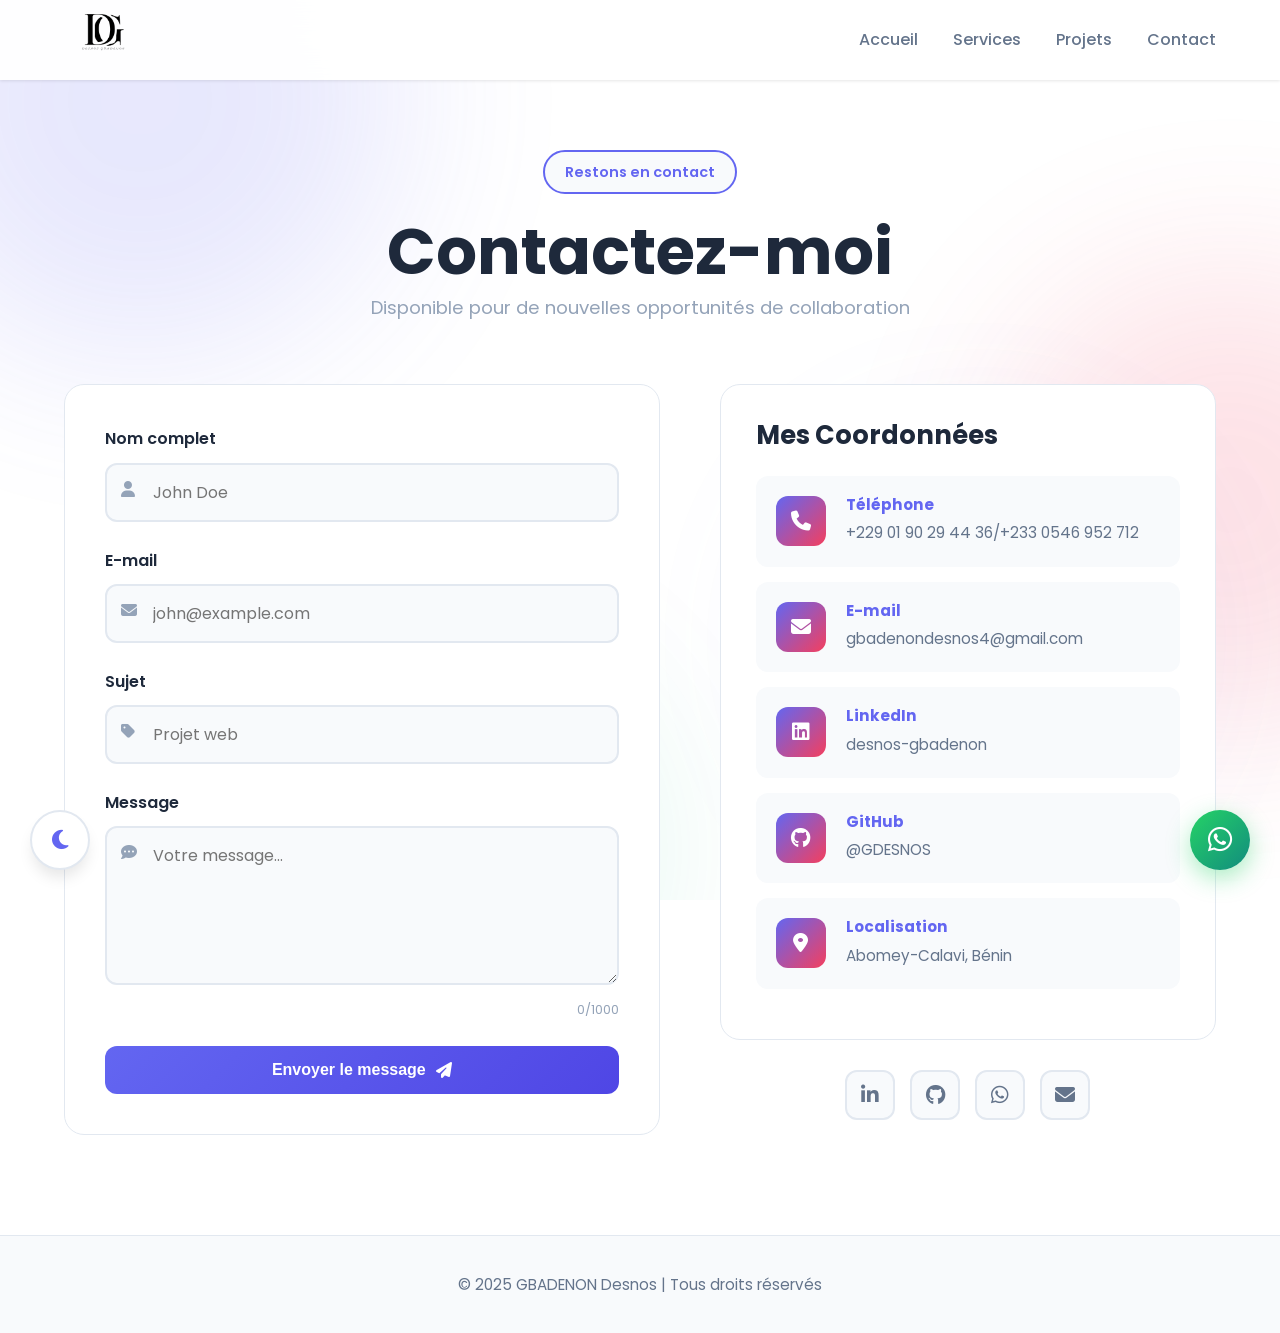
<file: contact.html>
<!DOCTYPE html>
<html lang="fr">
<head>
    <meta charset="UTF-8">
    <meta name="viewport" content="width=device-width, initial-scale=1.0">
    <meta name="description" content="Contactez GBADENON DESNOS, développeur web et mobile spécialisé Flutter et Django, pour vos projets d'applications, sites web et solutions digitales.">
    <meta name="twitter:card" content="summary_large_image">
<meta name="twitter:title" content="Portfolio Développeur Flutter & Django">
<meta name="twitter:description" content="Découvrez mes projets web et mobile.">
<meta name="twitter:image" content="https://desnos-gbadenon.vercel.app/images/ma%20photo.jpg">
    
    <title>Contact | GBADENON DESNOS - Développeur Flutter & Django</title>
    <link rel="stylesheet" href="https://cdn.jsdelivr.net/npm/@fortawesome/fontawesome-free@6.5.1/css/all.min.css">
    <link rel="preconnect" href="https://fonts.googleapis.com">
    <link rel="preconnect" href="https://fonts.gstatic.com" crossorigin>
    <link rel="icon" type="image/x-icon" href="images/favicon.ico">
    <link href="https://fonts.googleapis.com/css2?family=Poppins:wght@300;400;500;600;700;800&family=Playfair+Display:wght@700;900&display=swap" rel="stylesheet">
    <link rel="stylesheet" href="style.min.css">
</head>
<body>

    <!-- Page Loader -->
    <div id="page-loader" aria-hidden="true">
        <div class="loader-ring">
            <img src="images/mon_logo.png" alt="" class="loader-logo">
        </div>
        <span class="loader-text" data-fr="Chargement" data-en="Loading">Chargement</span>
    </div>
    <noscript><style>#page-loader{display:none}</style></noscript>

    <!-- Ambient animated background -->
    <div class="ambient-bg" aria-hidden="true">
        <span class="ambient-orb o1"></span>
        <span class="ambient-orb o2"></span>
        <span class="ambient-orb o3"></span>
        <span class="ambient-orb o4"></span>
    </div>

    <!-- WhatsApp Floating Button -->
    <a href="https://wa.me/+2290190294436" class="whatsapp-float" target="_blank" aria-label="Contact via WhatsApp">
        <i class="fab fa-whatsapp"></i>
    </a>

    <!-- Theme Toggle Button -->
    <button class="theme-toggle" id="themeToggle" aria-label="Toggle theme">
        <i class="fas fa-moon"></i>
    </button>

      <header class="header-fixed">
        <div class="header-content">
            <div class="logo" data-fr="DG" data-en="DG">
                <img src="images/mon_logo.png" alt="Mon logo professionnel" width="80px" height="80px">
            </div>
            <div class="hamburger">
                <span></span>
                <span></span>
                <span></span>
            </div>
            <nav class="navbar-onepage">
                <a href="/" class="nav-link" data-fr="Accueil" data-en="Home">Accueil</a>
                <a href="/services" class="nav-link" data-fr="Services" data-en="Services">Services</a>
                <a href="/projets" class="nav-link" data-fr="Projets" data-en="Projects">Projets</a>
                <a href="/contact" class="nav-link" data-fr="Contact" data-en="Contact">Contact</a>
            </nav>
        </div>
    </header>
  <main id="portfolio-main">
      <section id="contact" class="contact-section section-padding contact-hero">
            <div class="section-header">
                <span class="section-tag" data-fr="Restons en contact" data-en="Let's connect">Restons en contact</span>
                <h1 data-fr="Contactez-moi" data-en="Contact Me">Contactez-moi</h1>
                <p class="section-subtitle" data-fr="Disponible pour de nouvelles opportunités de collaboration" data-en="Available for new collaboration opportunities">
                    Disponible pour de nouvelles opportunités de collaboration
                </p>
            </div>

            <div class="contact-layout">
                <div class="contact-form-container" data-aos="fade-right">
                    <form class="contact-form" id="contactForm" novalidate>
                        <div class="form-group">
                            <label for="name" data-fr="Nom complet" data-en="Full name">Nom complet</label>
                            <div class="input-icon-group">
                                <i class="fas fa-user"></i>
                                <input type="text" id="name" name="name" placeholder="John Doe" required>
                            </div>
                        </div>
                        <div class="form-group">
                            <label for="email" data-fr="E-mail" data-en="Email">E-mail</label>
                            <div class="input-icon-group">
                                <i class="fas fa-envelope"></i>
                                <input type="email" id="email" name="email" placeholder="john@example.com" required>
                            </div>
                        </div>
                        <div class="form-group">
                            <label for="subject" data-fr="Sujet" data-en="Subject">Sujet</label>
                            <div class="input-icon-group">
                                <i class="fas fa-tag"></i>
                                <input type="text" id="subject" name="subject" placeholder="Projet web" required>
                            </div>
                        </div>
                        <div class="form-group">
                            <label for="message" data-fr="Message" data-en="Message">Message</label>
                            <div class="input-icon-group">
                                <i class="fas fa-comment-dots"></i>
                                <textarea id="message" name="message" rows="5" placeholder="Votre message..." required maxlength="1000"></textarea>
                            </div>
                            <span class="char-counter"><span id="messageCount">0</span>/1000</span>
                        </div>

                        <input type="hidden" name="_subject" value="Nouveau message depuis le portfolio">
                        <input type="hidden" name="_template" value="table">
                        <input type="hidden" name="_captcha" value="false">
                        <input type="hidden" name="_replyto" value="">
                        <input type="text" name="_honey" class="hp-field" tabindex="-1" autocomplete="off">

                        <button type="submit" class="cta-button-contact">
                            <span data-fr="Envoyer le message" data-en="Send message">Envoyer le message</span>
                            <i class="fas fa-paper-plane"></i>
                        </button>
                    </form>
                </div>

                <div class="contact-info-container" data-aos="fade-left">
                    <div class="contact-details">
                        <h4 data-fr="Mes Coordonnées" data-en="My Contact Details">Mes Coordonnées</h4>
                        
                        <div class="contact-info-item">
                            <div class="contact-icon">
                                <i class="fas fa-phone"></i>
                            </div>
                            <div class="contact-info-content">
                                <h5 data-fr="Téléphone" data-en="Phone">Téléphone</h5>
                                <p><a href="tel:+2290190294436">+229 01 90 29 44 36</a>/<a href="tel:+2330546952712">+233 0546 952 712</a></p>
                            </div>
                        </div>

                        <div class="contact-info-item">
                            <div class="contact-icon">
                                <i class="fas fa-envelope"></i>
                            </div>
                            <div class="contact-info-content">
                                <h5>E-mail</h5>
                                <p><a href="mailto:gbadenondesnos4@gmail.com">gbadenondesnos4@gmail.com</a></p>
                            </div>
                        </div>

                        <div class="contact-info-item">
                            <div class="contact-icon">
                                <i class="fab fa-linkedin"></i>
                            </div>
                            <div class="contact-info-content">
                                <h5>LinkedIn</h5>
                                <p><a href="https://www.linkedin.com/in/desnos-gbadenon/" target="_blank">desnos-gbadenon</a></p>
                            </div>
                        </div>

                        <div class="contact-info-item">
                            <div class="contact-icon">
                                <i class="fab fa-github"></i>
                            </div>
                            <div class="contact-info-content">
                                <h5>GitHub</h5>
                                <p><a href="https://github.com/GDESNOS" target="_blank">@GDESNOS</a></p>
                            </div>
                        </div>

                        <div class="contact-info-item">
                            <div class="contact-icon">
                                <i class="fas fa-map-marker-alt"></i>
                            </div>
                            <div class="contact-info-content">
                                <h5 data-fr="Localisation" data-en="Location">Localisation</h5>
                                <p>Abomey-Calavi, Bénin</p>
                            </div>
                        </div>
                    </div>

                    <div class="social-links">
                        <a href="https://www.linkedin.com/in/desnos-gbadenon/" target="_blank" class="social-link">
                            <i class="fab fa-linkedin-in"></i>
                        </a>
                        <a href="https://github.com/GDESNOS" target="_blank" class="social-link">
                            <i class="fab fa-github"></i>
                        </a>
                        <a href="https://wa.me/2290190294436" target="_blank" class="social-link">
                            <i class="fab fa-whatsapp"></i>
                        </a>
                        <a href="mailto:gbadenondesnos4@gmail.com" class="social-link">
                            <i class="fas fa-envelope"></i>
                        </a>
                    </div>
                </div>
            </div>
        </section>
  </main>


  <footer>
        <div class="footer-content">
            <p>&copy; 2025 GBADENON Desnos | <span data-fr="Tous droits réservés" data-en="All rights reserved">Tous droits réservés</span></p>
           
        </div>
    </footer>

    <!-- Mobile Bottom Navigation -->
    <nav class="bottom-nav" aria-label="Navigation mobile">
        <a href="/" class="bottom-nav-link">
            <i class="fas fa-house"></i>
            <span data-fr="Accueil" data-en="Home">Accueil</span>
        </a>
        <a href="/services" class="bottom-nav-link">
            <i class="fas fa-briefcase"></i>
            <span data-fr="Services" data-en="Services">Services</span>
        </a>
        <a href="/projets" class="bottom-nav-link">
            <i class="fas fa-diagram-project"></i>
            <span data-fr="Projets" data-en="Projects">Projets</span>
        </a>
        <a href="/contact" class="bottom-nav-link">
            <i class="fas fa-envelope"></i>
            <span data-fr="Contact" data-en="Contact">Contact</span>
        </a>
    </nav>

    <script src="script.min.js"></script>
</body>
</html>
</file>
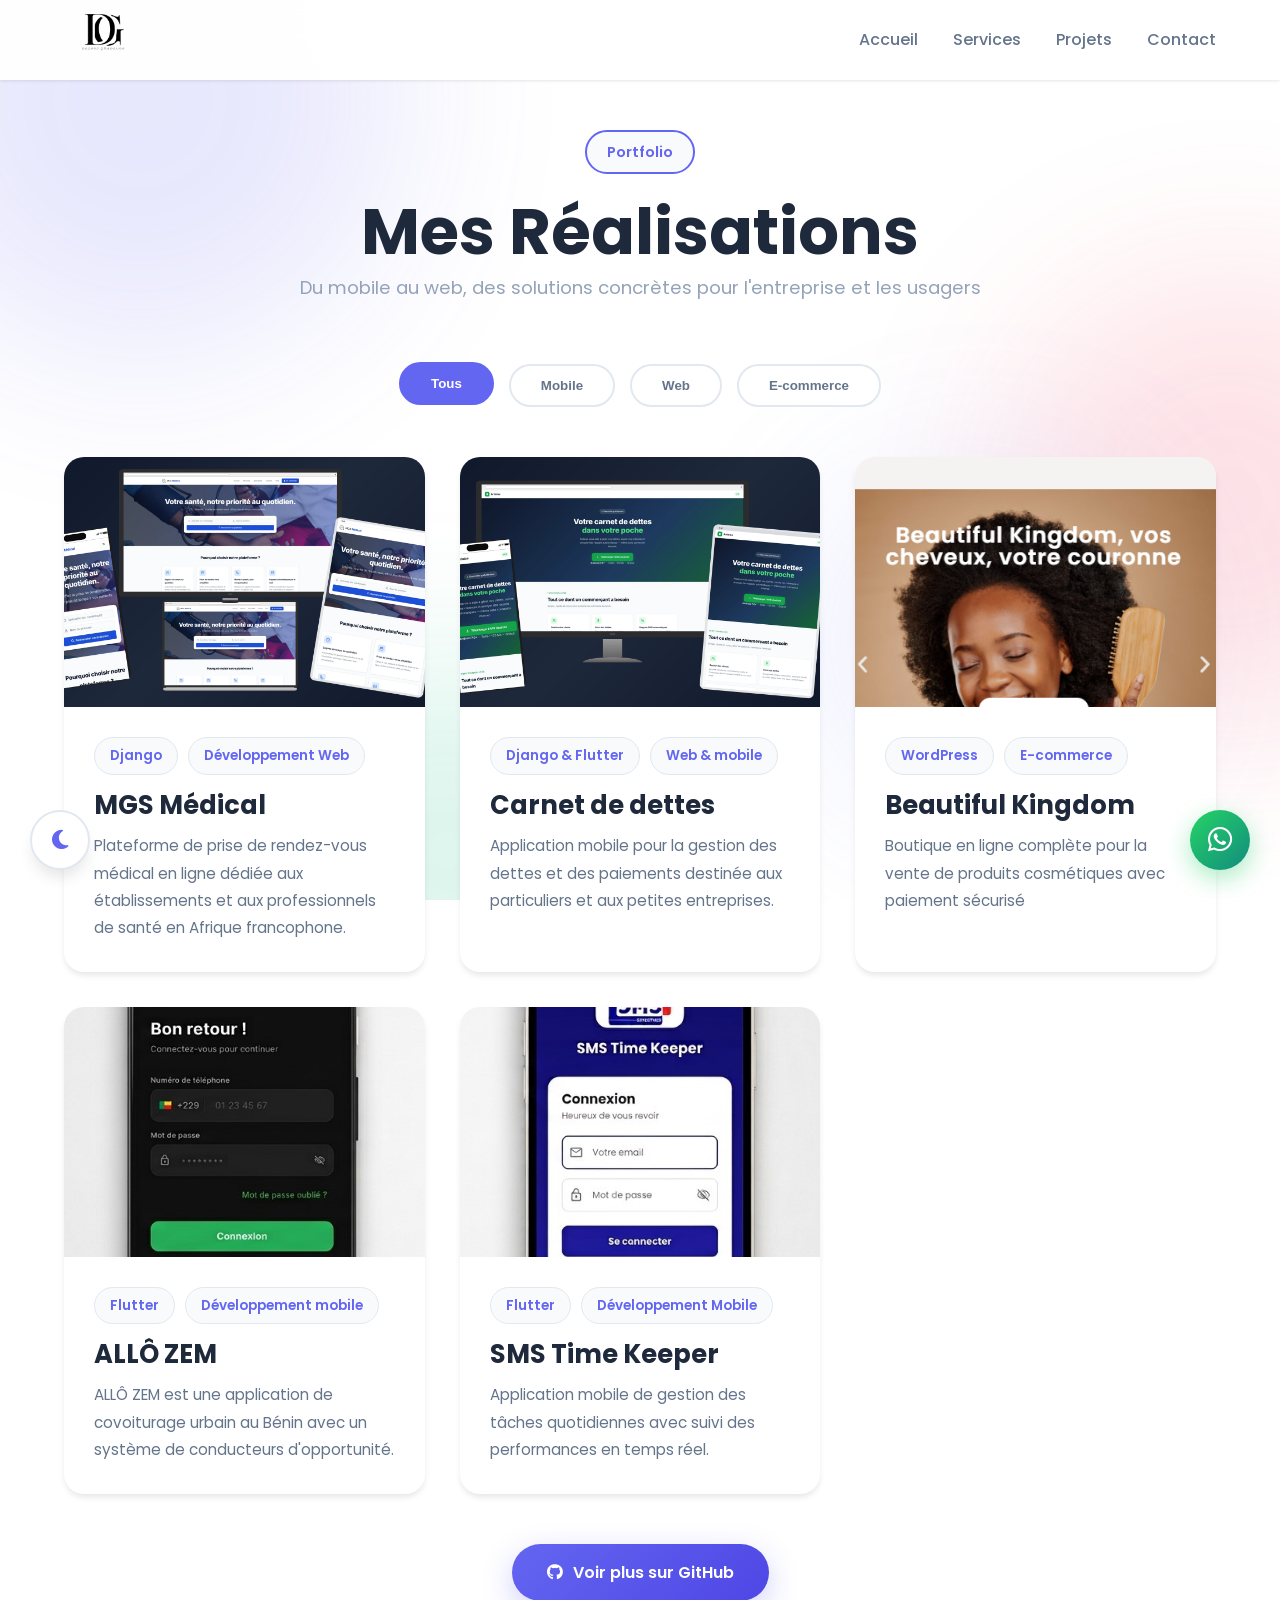
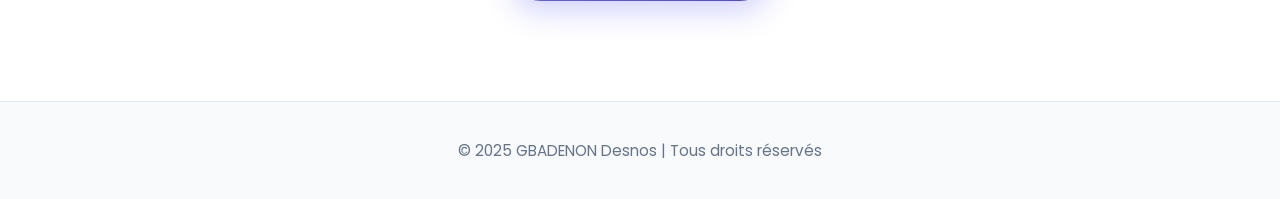
<file: projets.html>
<!DOCTYPE html>
<html lang="fr">
<head>
    <meta charset="UTF-8">
    <meta name="viewport" content="width=device-width, initial-scale=1.0">
   <meta name="description" content="Découvrez mes projets web et mobiles : applications Flutter, plateformes Django, systèmes de réservation, géolocalisation et solutions digitales sur mesure.">
    
   <meta name="twitter:card" content="summary_large_image">
<meta name="twitter:title" content="Portfolio Développeur Flutter & Django">
<meta name="twitter:description" content="Découvrez mes projets web et mobile.">
<meta name="twitter:image" content="https://desnos-gbadenon.vercel.app/images/ma%20photo.jpg">
    
    <title>Projets & Réalisations | GBADENON DESNOS - Développeur Flutter & Django</title>
    <link rel="stylesheet" href="https://cdn.jsdelivr.net/npm/@fortawesome/fontawesome-free@6.5.1/css/all.min.css">
    <link rel="preconnect" href="https://fonts.googleapis.com">
    <link rel="preconnect" href="https://fonts.gstatic.com" crossorigin>
    <link rel="icon" type="image/x-icon" href="images/favicon.ico">
    <link href="https://fonts.googleapis.com/css2?family=Poppins:wght@300;400;500;600;700;800&family=Playfair+Display:wght@700;900&display=swap" rel="stylesheet">
    <link rel="stylesheet" href="style.min.css">
</head>
<body>

    <!-- Page Loader -->
    <div id="page-loader" aria-hidden="true">
        <div class="loader-ring">
            <img src="images/mon_logo.png" alt="" class="loader-logo">
        </div>
        <span class="loader-text" data-fr="Chargement" data-en="Loading">Chargement</span>
    </div>
    <noscript><style>#page-loader{display:none}</style></noscript>

    <!-- Ambient animated background -->
    <div class="ambient-bg" aria-hidden="true">
        <span class="ambient-orb o1"></span>
        <span class="ambient-orb o2"></span>
        <span class="ambient-orb o3"></span>
        <span class="ambient-orb o4"></span>
    </div>

    <!-- WhatsApp Floating Button -->
    <a href="https://wa.me/+2290190294436" class="whatsapp-float" target="_blank" aria-label="Contact via WhatsApp">
        <i class="fab fa-whatsapp"></i>
    </a>

    <!-- Theme Toggle Button -->
    <button class="theme-toggle" id="themeToggle" aria-label="Toggle theme">
        <i class="fas fa-moon"></i>
    </button>

  <header class="header-fixed">
        <div class="header-content">
            <div class="logo" data-fr="DG" data-en="DG">
                <img src="images/mon_logo.png" alt="Mon logo professionnel" width="80px" height="80px">
            </div>
            <div class="hamburger">
                <span></span>
                <span></span>
                <span></span>
            </div>
            <nav class="navbar-onepage">
                <a href="/" class="nav-link" data-fr="Accueil" data-en="Home">Accueil</a>
                <a href="/services" class="nav-link" data-fr="Services" data-en="Services">Services</a>
                <a href="/projets" class="nav-link" data-fr="Projets" data-en="Projects">Projets</a>
                <a href="/contact" class="nav-link" data-fr="Contact" data-en="Contact">Contact</a>
            </nav>
        </div>
    </header>
  <main id="portfolio-main">
    
        <!-- Projects Section -->
        <section id="projets" class="projects-section section-padding page-top">
            <div class="section-header">
                <span class="section-tag" data-fr="Portfolio" data-en="Portfolio">Portfolio</span>
                <h1 data-fr="Mes Réalisations" data-en="My Projects">Mes Réalisations</h1>
                <p class="section-subtitle" data-fr="Du mobile au web, des solutions concrètes pour l'entreprise et les usagers" data-en="From mobile to web, concrete solutions for businesses and users">
                    Du mobile au web, des solutions concrètes pour l'entreprise et les usagers
                </p>
            </div>

            <!-- Filter Buttons -->
            <div class="project-filters">
                <button class="filter-btn active" data-filter="all" data-fr="Tous" data-en="All">Tous</button>
                <button class="filter-btn" data-filter="mobile" data-fr="Mobile" data-en="Mobile">Mobile</button>
                <button class="filter-btn" data-filter="web" data-fr="Web" data-en="Web">Web</button>
                <button class="filter-btn" data-filter="ecommerce" data-fr="E-commerce" data-en="E-commerce">E-commerce</button>
            </div>

            <div class="projects-grid-new">
                
                <article class="project-card-new web" data-category="web" data-aos="zoom-in">
                    <div class="project-image">
                        <img src="images/mockup-custom final mgs.png" alt="MGS Médical">
                        <div class="project-overlay">
                            <a href="https://www.mgs-medical.com" target="_blank" class="project-link">
                                <i class="fas fa-external-link-alt"></i>
                            </a>
                        </div>
                    </div>
                    <div class="project-content">
                        <div class="project-tags">
                            <span class="tech-tag">Django</span>
                            <span class="tech-tag" data-fr="Développement Web" data-en="Web Development">Développement Web</span>
                        </div>
                        <h4>MGS Médical</h4>
                        <p data-fr="Plateforme de prise de rendez-vous médical en ligne dédiée aux établissements de santé et aux professionnels de santé en Afrique francophone." data-en="Online medical appointment booking platform dedicated to healthcare facilities and professionals in French-speaking Africa.">
                        Plateforme de prise de rendez-vous médical en ligne dédiée aux établissements et aux professionnels de santé en Afrique francophone.
                        </p>
                    </div>
                </article>

                <article class="project-card-new mobile" data-category="mobile" data-aos="zoom-in" data-aos-delay="100">
                    <div class="project-image">
                        <img src="images/mockup-custom noublipas.png" alt="Carnet de dettes">
                        <div class="project-overlay">
                            <a href="https://ardoise.timemonitoringmaster.online/download/index.html" target="_blank" class="project-link">
                                <i class="fas fa-external-link-alt"></i>
                            </a>
                        </div>
                    </div>
                    <div class="project-content">
                        <div class="project-tags">
                            <span class="tech-tag">Django & Flutter</span>
                            <span class="tech-tag" data-fr=" Web & mobile" data-en="Web Development"> Web & mobile</span>
                        </div>
                        <h4 data-fr="Carnet de dettes" data-en="Debt Ledger">Carnet de dettes</h4>
                        <p data-fr="Application mobile pour la gestion des dettes et des paiements des particuliers et des petites entreprises" data-en="Mobile app for debt management and payment tracking for individuals and small businesses">
                            Application mobile pour la gestion des dettes et des paiements destinée aux particuliers et aux petites entreprises.
                        </p>
                    </div>
                </article>

                <article class="project-card-new ecommerce" data-category="ecommerce" data-aos="zoom-in" data-aos-delay="200">
                    <div class="project-image">
                        <img src="images/capture_beautiful_kingdom.png" alt="Beautiful Kingdom">
                        <div class="project-overlay">
                            <a href="https://www.beautifulkingdom.com" target="_blank" class="project-link">
                                <i class="fas fa-external-link-alt"></i>
                            </a>
                        </div>
                    </div>
                    <div class="project-content">
                        <div class="project-tags">
                            <span class="tech-tag">WordPress</span>
                            <span class="tech-tag">E-commerce</span>
                        </div>
                        <h4 data-fr="Beautiful Kingdom" data-en="Beautiful Kingdom">Beautiful Kingdom</h4>
                        <p data-fr="Boutique en ligne complète pour la vente de produits cosmétiques avec paiement sécurisé" data-en="Complete online store for cosmetic products with secure payment">
                            Boutique en ligne complète pour la vente de produits cosmétiques avec paiement sécurisé
                        </p>
                    </div>
                </article>

                <!-- Additional projects to showcase skills -->
                <article class="project-card-new mobile" data-category="mobile" data-aos="zoom-in" data-aos-delay="300">
                    <div class="project-image">
                        <img src="images/capture appli allo zem.jpg" alt="ALLÔ ZEM">
                        <div class="project-overlay">
                            <a href="https://ardoise.timemonitoringmaster.online/download/index.html" target="_blank" class="project-link">
                                <i class="fas fa-external-link-alt"></i>
                            </a>
                        </div>
                    </div>
                    <div class="project-content">
                        <div class="project-tags">
                            <span class="tech-tag">Flutter</span>
                            <span class="tech-tag">Développement mobile</span>
                        </div>
                        <h4 data-fr="ALLÔ ZEM" data-en="ALLÔ ZEM">ALLÔ ZEM</h4>
                        <p data-fr="ALLÔ ZEM est une application de covoiturage urbain au Bénin avec un système de conducteurs d'opportunité." data-en="ALLÔ ZEM is an urban carpooling application in Benin with an opportunity driver system.">
                            ALLÔ ZEM est une application de covoiturage urbain au Bénin avec un système de conducteurs d'opportunité.
                        </p>
                    </div>
                </article>

                <article class="project-card-new mobile" data-category="mobile" data-aos="zoom-in" data-aos-delay="400">
                    <div class="project-image">
                       <img src="images/capture appli timekeeper.jpg" alt="SMS Time Keeper">
                        <div class="project-overlay">
                            <a href="https://ardoise.timemonitoringmaster.online/download/index.html" target="_blank" class="project-link">
                                <i class="fas fa-external-link-alt"></i>
                            </a>
                        </div>
                    </div>
                    <div class="project-content">
                        <div class="project-tags">
                            <span class="tech-tag">Flutter</span>
                            <span class="tech-tag">Développement Mobile</span>
                        </div>
                        <h4 data-fr="SMS Time Keeper" data-en="SMS Time Keeper">SMS Time Keeper</h4>
                        <p data-fr="Application mobile de gestion des tâches quotidiennes avec suivi des performances en temps réel." data-en="Mobile application for daily task management with real-time performance tracking.">
                            Application mobile de gestion des tâches quotidiennes avec suivi des performances en temps réel.
                        </p>
                    </div>
                </article>

                <article class="project-card-new web" data-category="web" data-aos="zoom-in" data-aos-delay="500">
                    <div class="project-image">
                        <img src="images/mockup-custom vratup.png" alt="Viratup">
                        <div class="project-overlay">
                            <a href="https://ardoise.timemonitoringmaster.online/download/index.html" target="_blank" class="project-link">
                                <i class="fas fa-external-link-alt"></i>
                            </a>
                        </div>
                    </div>
                    <div class="project-content">
                        <div class="project-tags">
                            <span class="tech-tag">Django</span>
                            <span class="tech-tag" data-fr="Développement Web" data-en="Web Development">Développement Web</span>
                        </div>
                        <h4 data-fr="Viratup" data-en="Viratup">Viratup</h4>
                        <p data-fr="Faciliter la connexion entre les créateurs de marque et les influenceurs à travers la promotion d’une publicité" data-en="Facilitate the connection between brand creators and influencers through advertising promotion">
                            Faciliter la connexion entre les créateurs de marque et les influenceurs à travers la promotion d’une publicité
                        </p>
                    </div>
                </article>

            </div>
            
            <div class="section-cta">
                <a href="https://github.com/GDESNOS" target="_blank" class="cta-button">
                    <i class="fab fa-github"></i>
                    <span data-fr="Voir plus sur GitHub" data-en="View more on GitHub">Voir plus sur GitHub</span>
                </a>
            </div>
        </section>
  </main>

      <footer>
        <div class="footer-content">
            <p>&copy; 2025 GBADENON Desnos | <span data-fr="Tous droits réservés" data-en="All rights reserved">Tous droits réservés</span></p>
           
        </div>
    </footer>

    <!-- Mobile Bottom Navigation -->
    <nav class="bottom-nav" aria-label="Navigation mobile">
        <a href="/" class="bottom-nav-link">
            <i class="fas fa-house"></i>
            <span data-fr="Accueil" data-en="Home">Accueil</span>
        </a>
        <a href="/services" class="bottom-nav-link">
            <i class="fas fa-briefcase"></i>
            <span data-fr="Services" data-en="Services">Services</span>
        </a>
        <a href="/projets" class="bottom-nav-link">
            <i class="fas fa-diagram-project"></i>
            <span data-fr="Projets" data-en="Projects">Projets</span>
        </a>
        <a href="/contact" class="bottom-nav-link">
            <i class="fas fa-envelope"></i>
            <span data-fr="Contact" data-en="Contact">Contact</span>
        </a>
    </nav>

    <script src="script.min.js"></script>
</body>
</html>
</file>
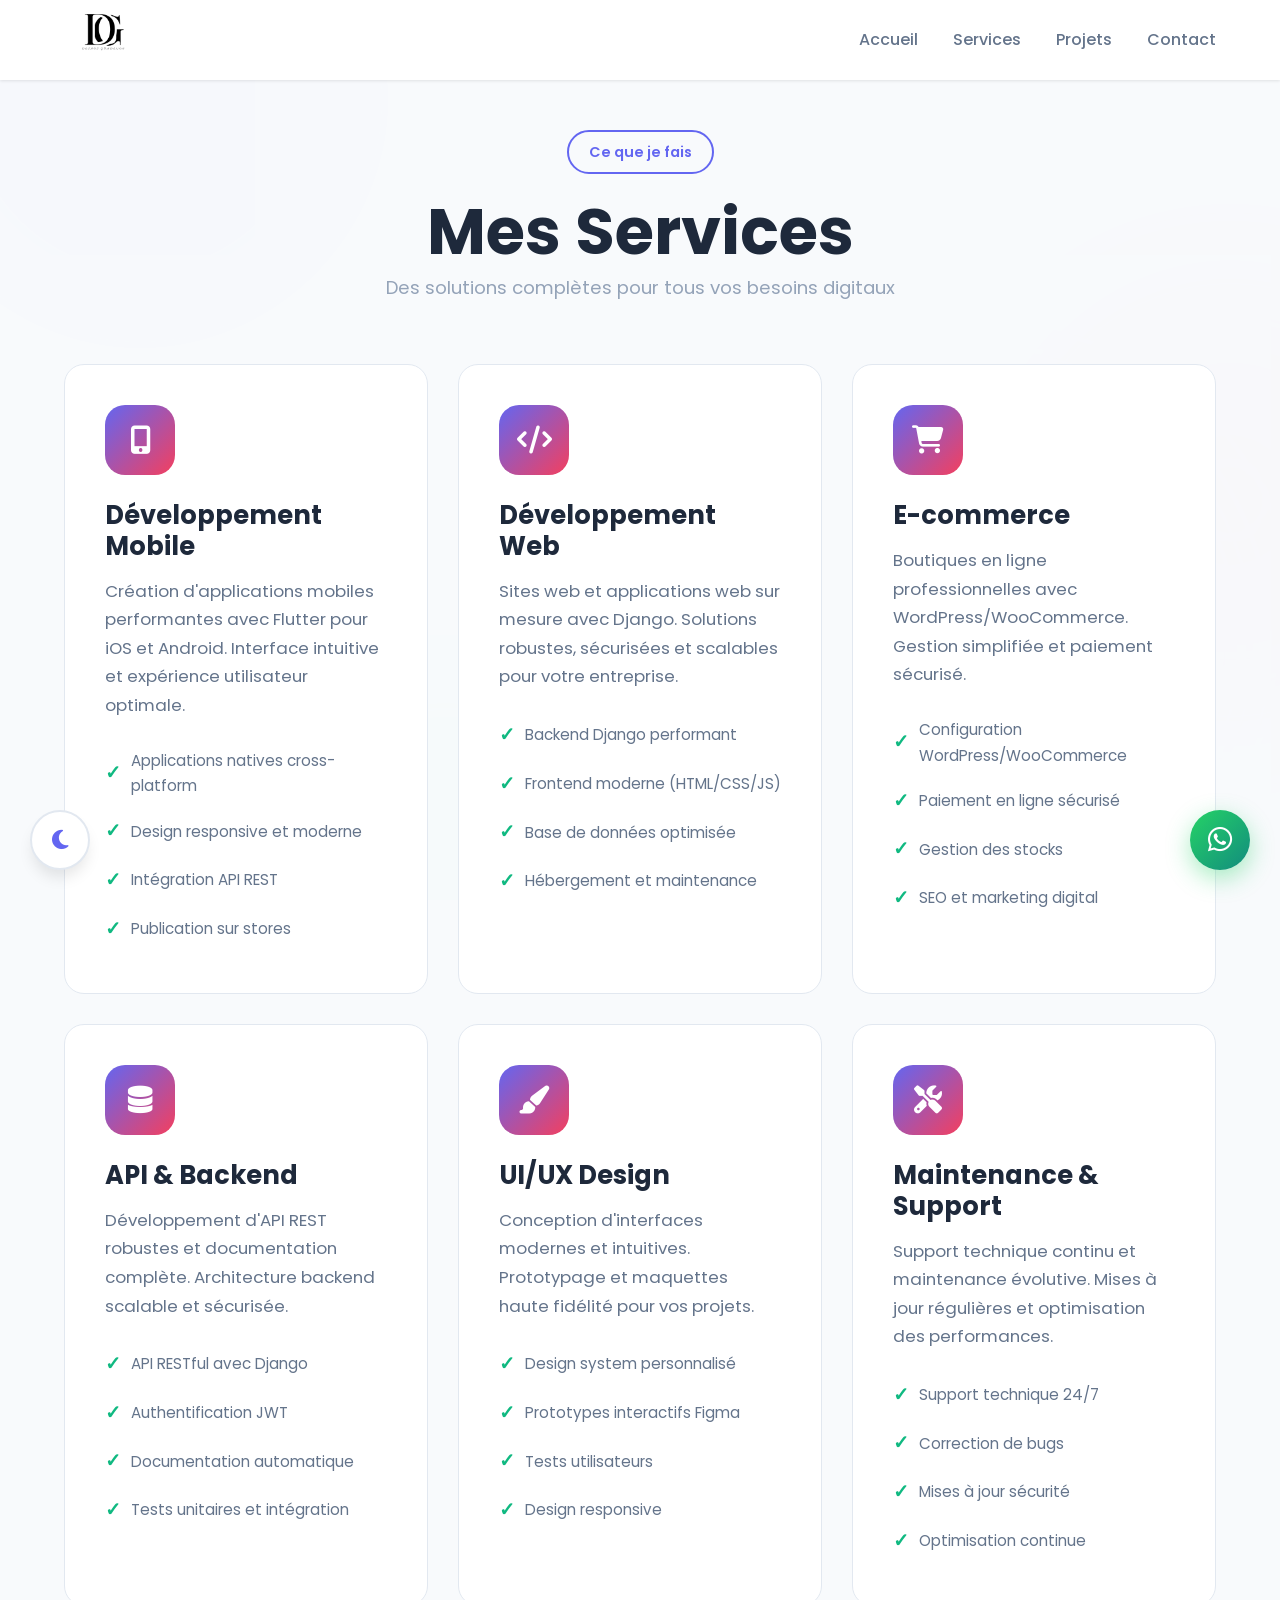
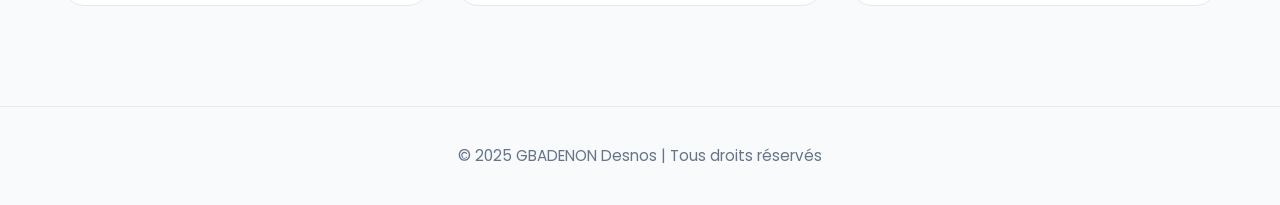
<file: services.html>
<!DOCTYPE html>
<html lang="fr">
<head>
    <meta charset="UTF-8">
    <meta name="viewport" content="width=device-width, initial-scale=1.0">
    <meta name="description" content="Découvrez mes services : développement d'applications Flutter, création de sites web Django, API, systèmes de gestion et solutions digitales sur mesure.">
    <meta name="twitter:card" content="summary_large_image">
<meta name="twitter:title" content="Portfolio Développeur Flutter & Django">
<meta name="twitter:description" content="Découvrez mes projets web et mobile.">
<meta name="twitter:image" content="https://desnos-gbadenon.vercel.app/images/ma%20photo.jpg">
    
   <title>Services | Développement Web & Mobile Flutter Django - GBADENON DESNOS</title>
    <link rel="stylesheet" href="https://cdn.jsdelivr.net/npm/@fortawesome/fontawesome-free@6.5.1/css/all.min.css">
    <link rel="preconnect" href="https://fonts.googleapis.com">
    <link rel="preconnect" href="https://fonts.gstatic.com" crossorigin>
    <link rel="icon" type="image/x-icon" href="images/favicon.ico">
    <link href="https://fonts.googleapis.com/css2?family=Poppins:wght@300;400;500;600;700;800&family=Playfair+Display:wght@700;900&display=swap" rel="stylesheet">
    <link rel="stylesheet" href="style.min.css">
</head>
<body>

    <!-- Page Loader -->
    <div id="page-loader" aria-hidden="true">
        <div class="loader-ring">
            <img src="images/mon_logo.png" alt="" class="loader-logo">
        </div>
        <span class="loader-text" data-fr="Chargement" data-en="Loading">Chargement</span>
    </div>
    <noscript><style>#page-loader{display:none}</style></noscript>

    <!-- Ambient animated background -->
    <div class="ambient-bg" aria-hidden="true">
        <span class="ambient-orb o1"></span>
        <span class="ambient-orb o2"></span>
        <span class="ambient-orb o3"></span>
        <span class="ambient-orb o4"></span>
    </div>

    <!-- WhatsApp Floating Button -->
    <a href="https://wa.me/+2290190294436" class="whatsapp-float" target="_blank" aria-label="Contact via WhatsApp">
        <i class="fab fa-whatsapp"></i>
    </a>

    <!-- Theme Toggle Button -->
    <button class="theme-toggle" id="themeToggle" aria-label="Toggle theme">
        <i class="fas fa-moon"></i>
    </button>

      <header class="header-fixed">
        <div class="header-content">
            <div class="logo" data-fr="DG" data-en="DG">
                <img src="images/mon_logo.png" alt="Mon logo professionnel" width="80px" height="80px">
            </div>
            <div class="hamburger">
                <span></span>
                <span></span>
                <span></span>
            </div>
            <nav class="navbar-onepage">
                <a href="/" class="nav-link" data-fr="Accueil" data-en="Home">Accueil</a>
                <a href="/services" class="nav-link" data-fr="Services" data-en="Services">Services</a>
                <a href="/projets" class="nav-link" data-fr="Projets" data-en="Projects">Projets</a>
                <a href="/contact" class="nav-link" data-fr="Contact" data-en="Contact">Contact</a>
            </nav>
        </div>
    </header>
  <main id="portfolio-main">
     <section id="services" class="services-section section-padding page-top">
            <div class="section-header">
                <span class="section-tag" data-fr="Ce que je fais" data-en="What I do">Ce que je fais</span>
                <h1 data-fr="Mes Services" data-en="My Services">Mes Services</h1>
                <p class="section-subtitle" data-fr="Des solutions complètes pour tous vos besoins digitaux" data-en="Complete solutions for all your digital needs">
                    Des solutions complètes pour tous vos besoins digitaux
                </p>
            </div>

            <div class="services-grid">
                <div class="service-card" data-aos="fade-up">
                    <div class="service-icon">
                        <i class="fas fa-mobile-alt"></i>
                    </div>
                    <h4 data-fr="Développement Mobile" data-en="Mobile Development">Développement Mobile</h4>
                    <p data-fr="Création d'applications mobiles performantes avec Flutter pour iOS et Android. Interface intuitive et expérience utilisateur optimale." data-en="Building high-performance mobile apps with Flutter for iOS and Android. Intuitive interface and optimal user experience.">
                        Création d'applications mobiles performantes avec Flutter pour iOS et Android. Interface intuitive et expérience utilisateur optimale.
                    </p>
                    <ul class="service-features">
                        <li data-fr="Applications natives cross-platform" data-en="Cross-platform native apps">Applications natives cross-platform</li>
                        <li data-fr="Design responsive et moderne" data-en="Responsive modern design">Design responsive et moderne</li>
                        <li data-fr="Intégration API REST" data-en="REST API integration">Intégration API REST</li>
                        <li data-fr="Publication sur stores" data-en="Store deployment">Publication sur stores</li>
                    </ul>
                </div>

                <div class="service-card" data-aos="fade-up" data-aos-delay="100">
                    <div class="service-icon">
                        <i class="fas fa-code"></i>
                    </div>
                    <h4 data-fr="Développement Web" data-en="Web Development">Développement Web</h4>
                    <p data-fr="Sites web et applications web sur mesure avec Django. Solutions robustes, sécurisées et scalables pour votre entreprise." data-en="Custom websites and web applications with Django. Robust, secure, and scalable solutions for your business.">
                        Sites web et applications web sur mesure avec Django. Solutions robustes, sécurisées et scalables pour votre entreprise.
                    </p>
                    <ul class="service-features">
                        <li data-fr="Backend Django performant" data-en="High-performance Django backend">Backend Django performant</li>
                        <li data-fr="Frontend moderne (HTML/CSS/JS)" data-en="Modern frontend (HTML/CSS/JS)">Frontend moderne (HTML/CSS/JS)</li>
                        <li data-fr="Base de données optimisée" data-en="Optimized database">Base de données optimisée</li>
                        <li data-fr="Hébergement et maintenance" data-en="Hosting and maintenance">Hébergement et maintenance</li>
                    </ul>
                </div>

                <div class="service-card" data-aos="fade-up" data-aos-delay="200">
                    <div class="service-icon">
                        <i class="fas fa-shopping-cart"></i>
                    </div>
                    <h4 data-fr="E-commerce" data-en="E-commerce">E-commerce</h4>
                    <p data-fr="Boutiques en ligne professionnelles avec WordPress/WooCommerce. Gestion simplifiée et paiement sécurisé." data-en="Professional online stores with WordPress/WooCommerce. Simplified management and secure payment.">
                        Boutiques en ligne professionnelles avec WordPress/WooCommerce. Gestion simplifiée et paiement sécurisé.
                    </p>
                    <ul class="service-features">
                        <li data-fr="Configuration WordPress/WooCommerce" data-en="WordPress/WooCommerce setup">Configuration WordPress/WooCommerce</li>
                        <li data-fr="Paiement en ligne sécurisé" data-en="Secure online payment">Paiement en ligne sécurisé</li>
                        <li data-fr="Gestion des stocks" data-en="Inventory management">Gestion des stocks</li>
                        <li data-fr="SEO et marketing digital" data-en="SEO and digital marketing">SEO et marketing digital</li>
                    </ul>
                </div>

                <div class="service-card" data-aos="fade-up" data-aos-delay="300">
                    <div class="service-icon">
                        <i class="fas fa-database"></i>
                    </div>
                    <h4 data-fr="API & Backend" data-en="API & Backend">API & Backend</h4>
                    <p data-fr="Développement d'API REST robustes et documentation complète. Architecture backend scalable et sécurisée." data-en="Robust REST API development with complete documentation. Scalable and secure backend architecture.">
                        Développement d'API REST robustes et documentation complète. Architecture backend scalable et sécurisée.
                    </p>
                    <ul class="service-features">
                        <li data-fr="API RESTful avec Django" data-en="RESTful API with Django">API RESTful avec Django</li>
                        <li data-fr="Authentification JWT" data-en="JWT Authentication">Authentification JWT</li>
                        <li data-fr="Documentation automatique" data-en="Automatic documentation">Documentation automatique</li>
                        <li data-fr="Tests unitaires et intégration" data-en="Unit and integration tests">Tests unitaires et intégration</li>
                    </ul>
                </div>

                <div class="service-card" data-aos="fade-up" data-aos-delay="400">
                    <div class="service-icon">
                        <i class="fas fa-paint-brush"></i>
                    </div>
                    <h4 data-fr="UI/UX Design" data-en="UI/UX Design">UI/UX Design</h4>
                    <p data-fr="Conception d'interfaces modernes et intuitives. Prototypage et maquettes haute fidélité pour vos projets." data-en="Modern and intuitive interface design. Prototyping and high-fidelity mockups for your projects.">
                        Conception d'interfaces modernes et intuitives. Prototypage et maquettes haute fidélité pour vos projets.
                    </p>
                    <ul class="service-features">
                        <li data-fr="Design system personnalisé" data-en="Custom design system">Design system personnalisé</li>
                        <li data-fr="Prototypes interactifs Figma" data-en="Interactive Figma prototypes">Prototypes interactifs Figma</li>
                        <li data-fr="Tests utilisateurs" data-en="User testing">Tests utilisateurs</li>
                        <li data-fr="Design responsive" data-en="Responsive design">Design responsive</li>
                    </ul>
                </div>

                <div class="service-card" data-aos="fade-up" data-aos-delay="500">
                    <div class="service-icon">
                        <i class="fas fa-tools"></i>
                    </div>
                    <h4 data-fr="Maintenance & Support" data-en="Maintenance & Support">Maintenance & Support</h4>
                    <p data-fr="Support technique continu et maintenance évolutive. Mises à jour régulières et optimisation des performances." data-en="Continuous technical support and evolving maintenance. Regular updates and performance optimization.">
                        Support technique continu et maintenance évolutive. Mises à jour régulières et optimisation des performances.
                    </p>
                    <ul class="service-features">
                        <li data-fr="Support technique 24/7" data-en="24/7 technical support">Support technique 24/7</li>
                        <li data-fr="Correction de bugs" data-en="Bug fixes">Correction de bugs</li>
                        <li data-fr="Mises à jour sécurité" data-en="Security updates">Mises à jour sécurité</li>
                        <li data-fr="Optimisation continue" data-en="Continuous optimization">Optimisation continue</li>
                    </ul>
                </div>
            </div>
        </section>

  </main>


  <footer>
        <div class="footer-content">
            <p>&copy; 2025 GBADENON Desnos | <span data-fr="Tous droits réservés" data-en="All rights reserved">Tous droits réservés</span></p>
           
        </div>
    </footer>

    <!-- Mobile Bottom Navigation -->
    <nav class="bottom-nav" aria-label="Navigation mobile">
        <a href="/" class="bottom-nav-link">
            <i class="fas fa-house"></i>
            <span data-fr="Accueil" data-en="Home">Accueil</span>
        </a>
        <a href="/services" class="bottom-nav-link">
            <i class="fas fa-briefcase"></i>
            <span data-fr="Services" data-en="Services">Services</span>
        </a>
        <a href="/projets" class="bottom-nav-link">
            <i class="fas fa-diagram-project"></i>
            <span data-fr="Projets" data-en="Projects">Projets</span>
        </a>
        <a href="/contact" class="bottom-nav-link">
            <i class="fas fa-envelope"></i>
            <span data-fr="Contact" data-en="Contact">Contact</span>
        </a>
    </nav>

    <script src="script.min.js"></script>
</body>
</html>
</file>
<file: style.min.css>
:root{--primary-color:#6366f1;--primary-dark:#4f46e5;--primary-light:#818cf8;--secondary-color:#f43f5e;--accent-color:#10b981;--bg-primary:#fff;--bg-secondary:#f8fafc;--bg-card:#fff;--primary-color-rgb:99,102,241;--bg-primary-rgb:255,255,255;--bg-secondary-rgb:248,250,252;--bg-card-rgb:255,255,255;--bg-gradient:linear-gradient(135deg,#667eea,#764ba2);--text-primary:#1e293b;--text-secondary:#64748b;--text-tertiary:#94a3b8;--border-color:#e2e8f0;--shadow-sm:0 1px 3px 0 rgba(0,0,0,.1);--shadow-md:0 4px 6px -1px rgba(0,0,0,.1);--shadow-lg:0 10px 15px -3px rgba(0,0,0,.1);--shadow-xl:0 20px 25px -5px rgba(0,0,0,.1);--shadow-2xl:0 25px 50px -12px rgba(0,0,0,.25);--transition-fast:0.2s ease;--transition-base:0.3s ease;--transition-slow:0.5s ease;--max-width:1280px;--header-height:80px;--font-primary:"Poppins",-apple-system,BlinkMacSystemFont,"Segoe UI",sans-serif;--font-display:"Playfair Display",serif}body.dark-theme{--bg-primary:#0f172a;--bg-secondary:#1e293b;--bg-card:#1e293b;--bg-primary-rgb:15,23,42;--bg-secondary-rgb:30,41,59;--bg-card-rgb:30,41,59;--text-primary:#f1f5f9;--text-secondary:#cbd5e1;--text-tertiary:#94a3b8;--border-color:#334155;--shadow-sm:0 1px 3px 0 rgba(0,0,0,.3);--shadow-md:0 4px 6px -1px rgba(0,0,0,.4);--shadow-lg:0 10px 15px -3px rgba(0,0,0,.5);--shadow-xl:0 20px 25px -5px rgba(0,0,0,.6);--shadow-2xl:0 25px 50px -12px rgba(0,0,0,.7)}*{box-sizing:border-box;margin:0;padding:0}html{scroll-behavior:smooth}body,html{overflow-x:hidden}body{background-color:var(--bg-primary);color:var(--text-primary);font-family:var(--font-primary);line-height:1.7;transition:background-color var(--transition-base),color var(--transition-base)}::selection{background-color:var(--primary-color);color:#fff}::-webkit-scrollbar{width:10px}::-webkit-scrollbar-track{background:var(--bg-secondary)}::-webkit-scrollbar-thumb{background:var(--primary-color);border-radius:10px}::-webkit-scrollbar-thumb:hover{background:var(--primary-dark)}h1,h2,h3,h4,h5,h6{color:var(--text-primary);font-weight:700;line-height:1.2}h1{font-size:clamp(2.5rem,5vw,4rem)}h2{font-size:clamp(2rem,4vw,3rem)}h3{font-size:clamp(1.75rem,3vw,2.5rem)}h4{font-size:clamp(1.25rem,2vw,1.75rem)}p{color:var(--text-secondary);font-size:1.05rem;line-height:1.8}a{color:var(--primary-color);text-decoration:none;transition:all var(--transition-base)}a:hover{color:var(--primary-dark)}.gradient-text{background:linear-gradient(135deg,var(--primary-color) 0,var(--secondary-color) 100%);-webkit-background-clip:text;-webkit-text-fill-color:transparent;background-clip:text}.section-padding{padding:100px 5%}.section-header{margin-bottom:60px;text-align:center}.section-tag{background:var(--bg-secondary);border:2px solid var(--primary-color);border-radius:50px;color:var(--primary-color);display:inline-block;font-size:.9rem;font-weight:600;margin-bottom:20px;padding:8px 20px}.section-subtitle{color:var(--text-tertiary);font-size:1.15rem;margin:0 auto;max-width:700px}.cta-button,.secondary-button{align-items:center;border:none;border-radius:50px;cursor:pointer;display:inline-flex;font-size:1rem;font-weight:600;gap:10px;overflow:hidden;padding:15px 35px;position:relative;transition:all var(--transition-base)}.cta-button{background:linear-gradient(135deg,var(--primary-color) 0,var(--primary-dark) 100%);box-shadow:0 10px 30px rgba(99,102,241,.3);color:#fff}.cta-button:hover{box-shadow:0 15px 40px rgba(99,102,241,.4);color:#fff;transform:translateY(-3px)}.cta-button:before{background:linear-gradient(90deg,transparent,hsla(0,0%,100%,.2),transparent);content:"";height:100%;left:-100%;position:absolute;top:0;transition:left .5s;width:100%}.cta-button:hover:before{left:100%}.secondary-button{background:transparent;border:2px solid var(--primary-color);color:var(--primary-color)}.secondary-button:hover{background:var(--primary-color);color:#fff;transform:translateY(-3px)}.cta-button-contact{align-items:center;background:linear-gradient(135deg,var(--primary-color) 0,var(--primary-dark) 100%);border:none;border-radius:12px;color:#fff;cursor:pointer;display:flex;font-size:1rem;font-weight:600;gap:10px;justify-content:center;padding:15px;transition:all var(--transition-base);width:100%}.cta-button-contact:hover{box-shadow:0 10px 30px rgba(99,102,241,.4);transform:translateY(-2px)}.whatsapp-float{align-items:center;animation:pulse 2s infinite;background:linear-gradient(135deg,#25d366,#128c7e);border-radius:50%;bottom:30px;box-shadow:0 8px 25px rgba(37,211,102,.4);color:#fff;display:flex;font-size:28px;height:60px;justify-content:center;position:fixed;right:30px;transition:all var(--transition-base);width:60px;z-index:999}.whatsapp-float:hover{box-shadow:0 12px 35px rgba(37,211,102,.6);transform:scale(1.1)}@keyframes pulse{0%,to{box-shadow:0 8px 25px rgba(37,211,102,.4)}50%{box-shadow:0 8px 35px rgba(37,211,102,.7)}}.theme-toggle{align-items:center;background:var(--bg-card);border:2px solid var(--border-color);border-radius:50%;bottom:30px;box-shadow:var(--shadow-lg);color:var(--primary-color);cursor:pointer;display:flex;font-size:22px;height:60px;justify-content:center;left:30px;position:fixed;transition:all var(--transition-base);width:60px;z-index:999}.theme-toggle:hover{background:var(--primary-color);color:#fff;transform:rotate(180deg)}.language-switcher{display:flex;flex-direction:column;gap:10px;position:fixed;right:30px;top:100px;z-index:998}.lang-btn{align-items:center;background:var(--bg-card);border:2px solid var(--border-color);border-radius:50px;color:var(--text-secondary);cursor:pointer;display:flex;font-size:.9rem;font-weight:600;gap:8px;padding:10px 15px;transition:all var(--transition-base)}.lang-btn img{border-radius:2px;height:15px;object-fit:cover;width:20px}.lang-btn.active,.lang-btn:hover{background:var(--primary-color);border-color:var(--primary-color);color:#fff;transform:translateX(-5px)}.header-fixed{backdrop-filter:blur(20px);-webkit-backdrop-filter:blur(20px);background:hsla(0,0%,100%,.95);box-shadow:var(--shadow-sm);left:0;position:fixed;top:0;transition:all var(--transition-base);width:100%;z-index:1000}body.dark-theme .header-fixed{background:rgba(15,23,42,.95)}.header-fixed.scrolled{box-shadow:var(--shadow-md)}.header-content{align-items:center;display:flex;height:var(--header-height);justify-content:space-between;margin:0 auto;max-width:var(--max-width);padding:0 5%}.logo{background:linear-gradient(135deg,var(--primary-color) 0,var(--secondary-color) 100%);-webkit-background-clip:text;font-family:var(--font-display);font-size:1.8rem;font-weight:800;-webkit-text-fill-color:transparent;background-clip:text}.navbar-onepage{align-items:center;display:flex;gap:35px}.nav-link{color:var(--text-secondary);font-weight:500;padding:8px 0;position:relative;transition:all var(--transition-base)}.nav-link:after{background:linear-gradient(135deg,var(--primary-color) 0,var(--secondary-color) 100%);bottom:0;content:"";height:2px;left:0;position:absolute;transition:width var(--transition-base);width:0}.nav-link.active,.nav-link:hover{color:var(--primary-color)}.nav-link.active:after,.nav-link:hover:after{width:100%}.hamburger{cursor:pointer;display:none;flex-direction:column;gap:5px;z-index:1001}.hamburger span{background:var(--primary-color);border-radius:3px;display:block;height:3px;transition:all var(--transition-base);width:28px}.hamburger.active span:first-child{transform:rotate(45deg) translate(8px,8px)}.hamburger.active span:nth-child(2){opacity:0}.hamburger.active span:nth-child(3){transform:rotate(-45deg) translate(8px,-8px)}.hero-section{align-items:center;display:flex;min-height:100vh;overflow:hidden;padding-top:var(--header-height);position:relative}.ambient-bg{position:fixed;inset:0;overflow:hidden;z-index:-1;pointer-events:none}.ambient-orb{position:absolute;border-radius:50%;filter:blur(90px);opacity:.15;animation:ambientFloat 30s ease-in-out infinite}body.dark-theme .ambient-orb{opacity:.24}.ambient-orb.o1{width:520px;height:520px;background:var(--primary-color);top:-160px;left:-120px;animation-delay:0s}.ambient-orb.o2{width:460px;height:460px;background:var(--secondary-color);top:30%;right:-180px;animation-delay:-8s}.ambient-orb.o3{width:380px;height:380px;background:var(--accent-color);bottom:-140px;left:20%;animation-delay:-16s}.ambient-orb.o4{width:340px;height:340px;background:var(--primary-light);bottom:10%;right:10%;animation-delay:-24s}@keyframes ambientFloat{0%,100%{transform:translate(0,0) scale(1)}33%{transform:translate(60px,-40px) scale(1.12)}66%{transform:translate(-50px,50px) scale(.92)}}@media (prefers-reduced-motion:reduce){.ambient-orb{animation:none}}.hero-container{align-items:center;display:grid;gap:60px;grid-template-columns:1.3fr 1fr;margin:0 auto;max-width:var(--max-width);padding:0 5%}.hero-badge{animation:slideInDown .8s ease-out;background:var(--bg-secondary);border:2px solid var(--primary-color);border-radius:50px;color:var(--primary-color);display:inline-block;font-size:.95rem;font-weight:500;margin-bottom:30px;padding:10px 20px}.hero-content h1{line-height:1.1;margin-bottom:20px}.hero-tagline{color:var(--text-secondary);font-size:clamp(1.3rem,2.5vw,1.8rem);margin-bottom:25px;min-height:50px}.typewriter{animation:typing 3s steps(30) infinite,blink .75s step-end infinite;border-right:3px solid var(--primary-color);display:inline-block;overflow:hidden;white-space:nowrap}@keyframes typing{0%,90%,to{width:0}30%,60%{width:100%}}@keyframes blink{50%{border-color:transparent}}.summary-text{font-size:1.1rem;line-height:1.8;margin-bottom:35px;max-width:600px}.hero-cta{gap:20px;margin-bottom:50px}.hero-cta,.hero-stats{display:flex;flex-wrap:wrap}.hero-stats{gap:40px}.stat-item{display:flex;flex-direction:column}.stat-number{color:var(--primary-color);font-size:2.5rem;font-weight:800;line-height:1}.stat-label{color:var(--text-tertiary);font-size:.9rem;margin-top:5px}.hero-image{display:flex;justify-content:center;position:relative}.image-container{max-width:400px;position:relative;width:100%}.image-container img{border-radius:30px;box-shadow:var(--shadow-2xl);position:relative;width:100%;z-index:2}.image-decoration{border:3px solid var(--primary-color);border-radius:30px;height:100%;position:absolute;right:-20px;top:-20px;width:100%;z-index:1}.scroll-indicator{align-items:center;animation:bounce 2s infinite;bottom:40px;color:var(--text-tertiary);display:flex;flex-direction:column;font-size:.9rem;gap:10px;left:50%;position:absolute;transform:translateX(-50%)}@keyframes bounce{0%,to{transform:translateX(-50%) translateY(0)}50%{transform:translateX(-50%) translateY(-10px)}}.services-section{background:rgba(var(--bg-secondary-rgb),.92)}.services-grid{display:grid;gap:30px;grid-template-columns:repeat(auto-fit,minmax(350px,1fr));margin:0 auto;max-width:var(--max-width)}.service-card{background:var(--bg-card);border:1px solid var(--border-color);border-radius:20px;overflow:hidden;padding:40px;position:relative;transition:all var(--transition-base)}.service-card:before{background:linear-gradient(90deg,var(--primary-color),var(--secondary-color));content:"";height:4px;left:0;position:absolute;top:0;transform:scaleX(0);transition:transform var(--transition-base);width:100%}.service-card:hover{box-shadow:var(--shadow-xl);transform:translateY(-10px)}.service-card:hover:before{transform:scaleX(1)}.service-icon{align-items:center;background:linear-gradient(135deg,var(--primary-color) 0,var(--secondary-color) 100%);border-radius:20px;color:#fff;display:flex;font-size:28px;height:70px;justify-content:center;margin-bottom:25px;width:70px}.service-card h4{color:var(--text-primary);margin-bottom:15px}.service-card p{line-height:1.7;margin-bottom:20px}.service-features{list-style:none;margin-top:20px}.service-features li{align-items:center;color:var(--text-secondary);display:flex;font-size:.95rem;gap:10px;padding:8px 0}.service-features li:before{color:var(--accent-color);content:"✓";font-size:1.2rem;font-weight:700}.project-filters{display:flex;flex-wrap:wrap;gap:15px;justify-content:center;margin-bottom:50px}.filter-btn{background:var(--bg-card);border:2px solid var(--border-color);border-radius:50px;color:var(--text-secondary);cursor:pointer;font-weight:600;padding:12px 30px;transition:all var(--transition-base)}.filter-btn.active,.filter-btn:hover{background:var(--primary-color);border-color:var(--primary-color);color:#fff;transform:translateY(-2px)}.projects-grid-new{display:grid;gap:35px;grid-template-columns:repeat(auto-fill,minmax(350px,1fr));margin:0 auto 50px;max-width:var(--max-width)}.project-card-new{background:var(--bg-card);border-radius:20px;box-shadow:var(--shadow-md);overflow:hidden;transition:all var(--transition-base)}.project-card-new.hidden{display:none}.project-card-new:hover{box-shadow:var(--shadow-xl);transform:translateY(-10px)}.project-image{height:250px;overflow:hidden;position:relative;width:100%}.project-image img{height:100%;object-fit:cover;transition:transform var(--transition-slow);width:100%}.project-card-new:hover .project-image img{transform:scale(1.1)}.project-placeholder{color:#fff;font-size:60px}.project-overlay,.project-placeholder{align-items:center;display:flex;height:100%;justify-content:center;width:100%}.project-overlay{background:rgba(99,102,241,.9);left:0;opacity:0;position:absolute;top:0;transition:opacity var(--transition-base)}.project-card-new:hover .project-overlay{opacity:1}.project-link{align-items:center;background:#fff;border-radius:50%;color:var(--primary-color);display:flex;font-size:24px;height:60px;justify-content:center;transition:all var(--transition-base);width:60px}.project-link:hover{transform:scale(1.1) rotate(1turn)}.coming-soon{background:#fff;border-radius:50px;color:var(--primary-color);font-weight:600;padding:10px 20px}.project-content{padding:30px}.project-tags{display:flex;flex-wrap:wrap;gap:10px;margin-bottom:15px}.tech-tag{background:var(--bg-secondary);border:1px solid var(--border-color);border-radius:50px;color:var(--primary-color);display:inline-block;font-size:.85rem;font-weight:600;padding:6px 15px}.project-content h4{margin-bottom:12px}.project-content p{font-size:.95rem}.section-cta{margin-top:20px;text-align:center}.skills-section{background:rgba(var(--bg-card-rgb),.92)}.skills-container{display:grid;gap:40px;grid-template-columns:repeat(auto-fit,minmax(350px,1fr));margin:0 auto;max-width:var(--max-width)}.skills-group{background:var(--bg-secondary);border:1px solid var(--border-color);border-radius:20px;padding:35px}.skill-category-header{align-items:center;border-bottom:2px solid var(--border-color);display:flex;gap:15px;margin-bottom:25px;padding-bottom:15px}.skill-category-header i{color:var(--primary-color);font-size:24px}.skill-category-header h4{color:var(--text-primary)}.skills-list{gap:20px}.skill-item,.skills-list{display:flex;flex-direction:column}.skill-item{gap:8px}.skill-info{align-items:center;display:flex;justify-content:space-between}.skill-name{color:var(--text-primary);font-weight:600}.skill-level{color:var(--primary-color);font-size:.9rem;font-weight:600}.skill-bar{background:var(--bg-primary);border-radius:50px;height:8px;overflow:hidden;width:100%}.skill-progress{animation:progressAnimation 2s ease-out;background:linear-gradient(90deg,var(--primary-color),var(--secondary-color));border-radius:50px;height:100%;transition:width 1s ease-out}@keyframes progressAnimation{0%{width:0}}.qualities-cloud{display:flex;flex-wrap:wrap;gap:12px}.qualities-cloud span{align-items:center;background:var(--bg-primary);border:1px solid var(--border-color);border-radius:50px;color:var(--text-primary);display:inline-flex;font-size:.9rem;font-weight:500;gap:8px;padding:10px 18px;transition:all var(--transition-base)}.qualities-cloud span:hover{background:var(--primary-color);color:#fff;transform:translateY(-3px)}.timeline-section{background:rgba(var(--bg-secondary-rgb),.92)}.timeline-container{margin:0 auto;max-width:900px;position:relative}.timeline-container:before{background:linear-gradient(180deg,var(--primary-color),var(--secondary-color));bottom:0;content:"";left:50%;position:absolute;top:0;transform:translateX(-50%);width:3px}.timeline-item{display:grid;gap:30px;grid-template-columns:1fr auto 1fr;margin-bottom:50px;position:relative}.timeline-item:nth-child(odd) .timeline-content{grid-column:1;text-align:right}.timeline-item:nth-child(2n) .timeline-content{grid-column:3;text-align:left}.timeline-icon{align-items:center;background:linear-gradient(135deg,var(--primary-color),var(--secondary-color));border-radius:50%;box-shadow:0 0 0 10px var(--bg-secondary);color:#fff;display:flex;font-size:24px;grid-column:2;height:60px;justify-content:center;width:60px;z-index:2}.timeline-content{background:var(--bg-card);border:1px solid var(--border-color);border-radius:20px;box-shadow:var(--shadow-md);padding:30px;transition:all var(--transition-base)}.timeline-content:hover{box-shadow:var(--shadow-xl);transform:scale(1.03)}.timeline-date{background:var(--primary-color);border-radius:50px;color:#fff;display:inline-block;font-size:.85rem;font-weight:600;margin-bottom:15px;padding:8px 16px}.timeline-content h4{margin-bottom:12px}.timeline-content p{font-size:.95rem;margin-bottom:15px}.timeline-skills{display:flex;flex-wrap:wrap;gap:8px;justify-content:inherit}.timeline-skills span{background:var(--bg-secondary);border-radius:50px;color:var(--primary-color);font-size:.8rem;font-weight:600;padding:5px 12px}.timeline-item.academic .timeline-icon{background:linear-gradient(135deg,var(--accent-color),var(--primary-color))}.contact-layout{display:grid;gap:60px;grid-template-columns:1.2fr 1fr;margin:0 auto;max-width:var(--max-width)}.contact-form-container{background:var(--bg-card);border:1px solid var(--border-color);border-radius:20px;padding:40px}.form-group{margin-bottom:25px}.form-group label{color:var(--text-primary);display:block;font-weight:600;margin-bottom:10px}.form-group input,.form-group textarea{background:var(--bg-secondary);border:2px solid var(--border-color);border-radius:12px;color:var(--text-primary);font-family:inherit;font-size:1rem;padding:15px;transition:all var(--transition-base);width:100%}.form-group input:focus,.form-group textarea:focus{border-color:var(--primary-color);box-shadow:0 0 0 4px rgba(99,102,241,.1);outline:none}.form-group textarea{min-height:150px;resize:vertical}.contact-info-container{display:flex;flex-direction:column;gap:30px}.contact-details{background:var(--bg-card);border:1px solid var(--border-color);border-radius:20px;padding:35px}.contact-details h4{color:var(--text-primary);margin-bottom:25px}.contact-info-item{align-items:flex-start;background:var(--bg-secondary);border-radius:12px;display:flex;gap:20px;margin-bottom:15px;padding:20px;transition:all var(--transition-base)}.contact-info-item:hover{box-shadow:var(--shadow-md);transform:translateX(10px)}.contact-icon{align-items:center;background:linear-gradient(135deg,var(--primary-color),var(--secondary-color));border-radius:12px;color:#fff;display:flex;flex-shrink:0;font-size:20px;height:50px;justify-content:center;width:50px}.contact-info-content h5{color:var(--primary-color);font-size:.95rem;margin-bottom:5px}.contact-info-content p{font-size:.95rem;margin:0}.contact-info-content a{color:var(--text-secondary)}.contact-info-content a:hover{color:var(--primary-color)}.social-links{gap:15px}.social-link,.social-links{display:flex;justify-content:center}.social-link{align-items:center;background:var(--bg-secondary);border:2px solid var(--border-color);border-radius:12px;color:var(--text-secondary);font-size:20px;height:50px;transition:all var(--transition-base);width:50px}.social-link:hover{background:var(--primary-color);border-color:var(--primary-color);color:#fff;transform:translateY(-5px)}footer{background:rgba(var(--bg-secondary-rgb),.92);border-top:1px solid var(--border-color);padding:30px 5%}.footer-content{margin:0 auto;max-width:var(--max-width);text-align:center}.footer-content p{font-size:.95rem;margin:5px 0}.footer-tagline{color:var(--primary-color);font-weight:600}@keyframes slideInDown{0%{opacity:0;transform:translateY(-30px)}to{opacity:1;transform:translateY(0)}}.animate-in-down{animation:slideInDown .8s ease-out .2s backwards}.animate-in-right{animation:slideInDown .8s ease-out .4s backwards}.animate-fade-in{animation:slideInDown .8s ease-out .6s backwards}[data-aos]{opacity:0;transition:opacity .6s ease,transform .6s ease}[data-aos].aos-animate{opacity:1}[data-aos=fade-up]{transform:translateY(50px)}[data-aos=fade-up].aos-animate{transform:translateY(0)}[data-aos=fade-right]{transform:translateX(-50px)}[data-aos=fade-right].aos-animate{transform:translateX(0)}[data-aos=fade-left]{transform:translateX(50px)}[data-aos=fade-left].aos-animate{transform:translateX(0)}[data-aos=zoom-in]{transform:scale(.8)}[data-aos=zoom-in].aos-animate{transform:scale(1)}@media (max-width:1024px){.timeline-container:before{left:30px}.timeline-item{grid-template-columns:auto 1fr}.timeline-item:nth-child(2n) .timeline-content,.timeline-item:nth-child(odd) .timeline-content{grid-column:2;text-align:left}.timeline-icon{grid-column:1}.timeline-skills{justify-content:flex-start}}@media (max-width:768px){:root{--header-height:70px}.hamburger{display:flex}.navbar-onepage{align-items:flex-start;background:var(--bg-card);box-shadow:var(--shadow-2xl);flex-direction:column;gap:25px;height:100vh;max-width:300px;padding:100px 30px;position:fixed;right:-100%;top:0;transition:right var(--transition-base);width:80%}.navbar-onepage.active{right:0}.nav-link{font-size:1.2rem}.language-switcher{right:20px;top:90px}.theme-toggle,.whatsapp-float{font-size:22px;height:50px;width:50px}.whatsapp-float{bottom:20px;right:20px}.theme-toggle{bottom:20px;left:20px}.section-padding{padding:60px 5%}.hero-container{gap:40px;grid-template-columns:1fr;text-align:center}.hero-content{order:2}.hero-image{order:1}.image-container{max-width:300px}.hero-cta,.hero-stats{justify-content:center}.contact-layout,.projects-grid-new,.services-grid,.skills-container{grid-template-columns:1fr}h1{font-size:2rem}h2{font-size:1.75rem}h3{font-size:1.5rem}}@media (max-width:480px){.section-padding{padding:40px 20px}.hero-badge{font-size:.85rem;padding:8px 16px}.stat-number{font-size:2rem}.contact-details,.contact-form-container,.service-card,.skills-group{padding:25px}.project-filters{gap:10px}.filter-btn{font-size:.9rem;padding:10px 20px}}@media print{.hamburger,.language-switcher,.scroll-indicator,.theme-toggle,.whatsapp-float{display:none!important}}

/* ===== PAGE LOADER ===== */
#page-loader{position:fixed;inset:0;z-index:99999;display:flex;flex-direction:column;align-items:center;justify-content:center;gap:18px;background:var(--bg-primary);transition:opacity .5s ease,visibility .5s ease}
#page-loader.loader-hidden{opacity:0;visibility:hidden;pointer-events:none}
.loader-ring{position:relative;width:74px;height:74px;border-radius:50%;display:flex;align-items:center;justify-content:center;background:conic-gradient(from 0deg,var(--primary-color),var(--secondary-color),var(--accent-color),var(--primary-color));animation:loaderSpin 1.1s linear infinite;padding:6px}
.loader-ring::before{content:"";position:absolute;inset:6px;border-radius:50%;background:var(--bg-primary)}
.loader-logo{position:relative;width:36px;height:36px;border-radius:50%;object-fit:cover;z-index:1}
.loader-text{font-size:.8rem;font-weight:600;letter-spacing:.08em;text-transform:uppercase;color:var(--text-tertiary)}
@keyframes loaderSpin{to{transform:rotate(1turn)}}
@media (prefers-reduced-motion:reduce){.loader-ring{animation:none}}

/* ===== CONTACT TOP BANNER ===== */
.contact-section.contact-hero{padding-top:calc(var(--header-height) + 70px)}

/* ===== CONTACT FORM ENHANCEMENTS ===== */
.input-icon-group{position:relative}
.input-icon-group>i{position:absolute;left:16px;top:18px;color:var(--text-tertiary);font-size:1rem;pointer-events:none;transition:color var(--transition-base)}
.input-icon-group input,.input-icon-group textarea{padding-left:46px}
.input-icon-group:focus-within>i{color:var(--primary-color)}
.form-group input.is-invalid,.form-group textarea.is-invalid{border-color:var(--secondary-color);animation:shakeField .4s}
@keyframes shakeField{0%,100%{transform:translateX(0)}20%,60%{transform:translateX(-6px)}40%,80%{transform:translateX(6px)}}
.char-counter{display:block;text-align:right;font-size:.8rem;color:var(--text-tertiary);margin-top:6px}
.hp-field{position:absolute;left:-9999px;top:-9999px;width:1px;height:1px;opacity:0;pointer-events:none}
.notification-error{background:#f43f5e!important}

/* ===== MOBILE OVERFLOW FIXES (contact layout) ===== */
.contact-layout>*{min-width:0}
.contact-info-item{min-width:0}
.contact-info-content{min-width:0}
.contact-info-content p,.contact-info-content a{overflow-wrap:break-word;word-break:break-word}

/* ===== EXTRA TOP SPACING (standalone pages under fixed header) ===== */
.services-section.page-top,.projects-section.page-top{padding-top:calc(var(--header-height) + 50px)}

/* ===== HERO ANIMATED GRAPHIC ===== */
.hero-graphic{position:absolute;top:50%;left:50%;transform:translate(-50%,-50%);width:56vw;max-width:800px;min-width:320px;opacity:.22;z-index:-1;pointer-events:none;user-select:none}
body.dark-theme .hero-graphic{opacity:.32;mix-blend-mode:screen}
@media (max-width:900px){.hero-graphic{opacity:.18;width:80vw}}
@media (max-width:768px){.hero-graphic{width:92vw;max-width:480px;opacity:.13}
    body.dark-theme .hero-graphic{opacity:.2}
}

/* ===== MOBILE BOTTOM NAVIGATION ===== */
.bottom-nav{display:none}
@media (max-width:768px){
    .hamburger{display:none}
    .navbar-onepage{display:none}
    body{padding-bottom:76px}
    .whatsapp-float,.theme-toggle{bottom:92px}
    .bottom-nav{display:flex;position:fixed;left:0;right:0;bottom:0;z-index:1000;justify-content:space-around;align-items:center;background:rgba(var(--bg-card-rgb),.9);backdrop-filter:blur(20px);-webkit-backdrop-filter:blur(20px);border-top:1px solid var(--border-color);padding:10px 6px calc(8px + env(safe-area-inset-bottom));box-shadow:0 -8px 30px rgba(0,0,0,.1)}
    body.dark-theme .bottom-nav{box-shadow:0 -8px 30px rgba(0,0,0,.45)}
    .bottom-nav-link{display:flex;flex-direction:column;align-items:center;gap:3px;flex:1;padding:7px 4px;border-radius:14px;color:var(--text-tertiary);font-size:.68rem;font-weight:600;transition:all var(--transition-base)}
    .bottom-nav-link i{font-size:1.2rem;transition:transform var(--transition-base)}
    .bottom-nav-link.active{color:var(--primary-color);background:rgba(var(--primary-color-rgb),.12)}
    .bottom-nav-link.active i{transform:translateY(-2px)}
}
@media (max-width:480px){
    .bottom-nav-link{font-size:.62rem}
    .bottom-nav-link i{font-size:1.1rem}
}
</file>
